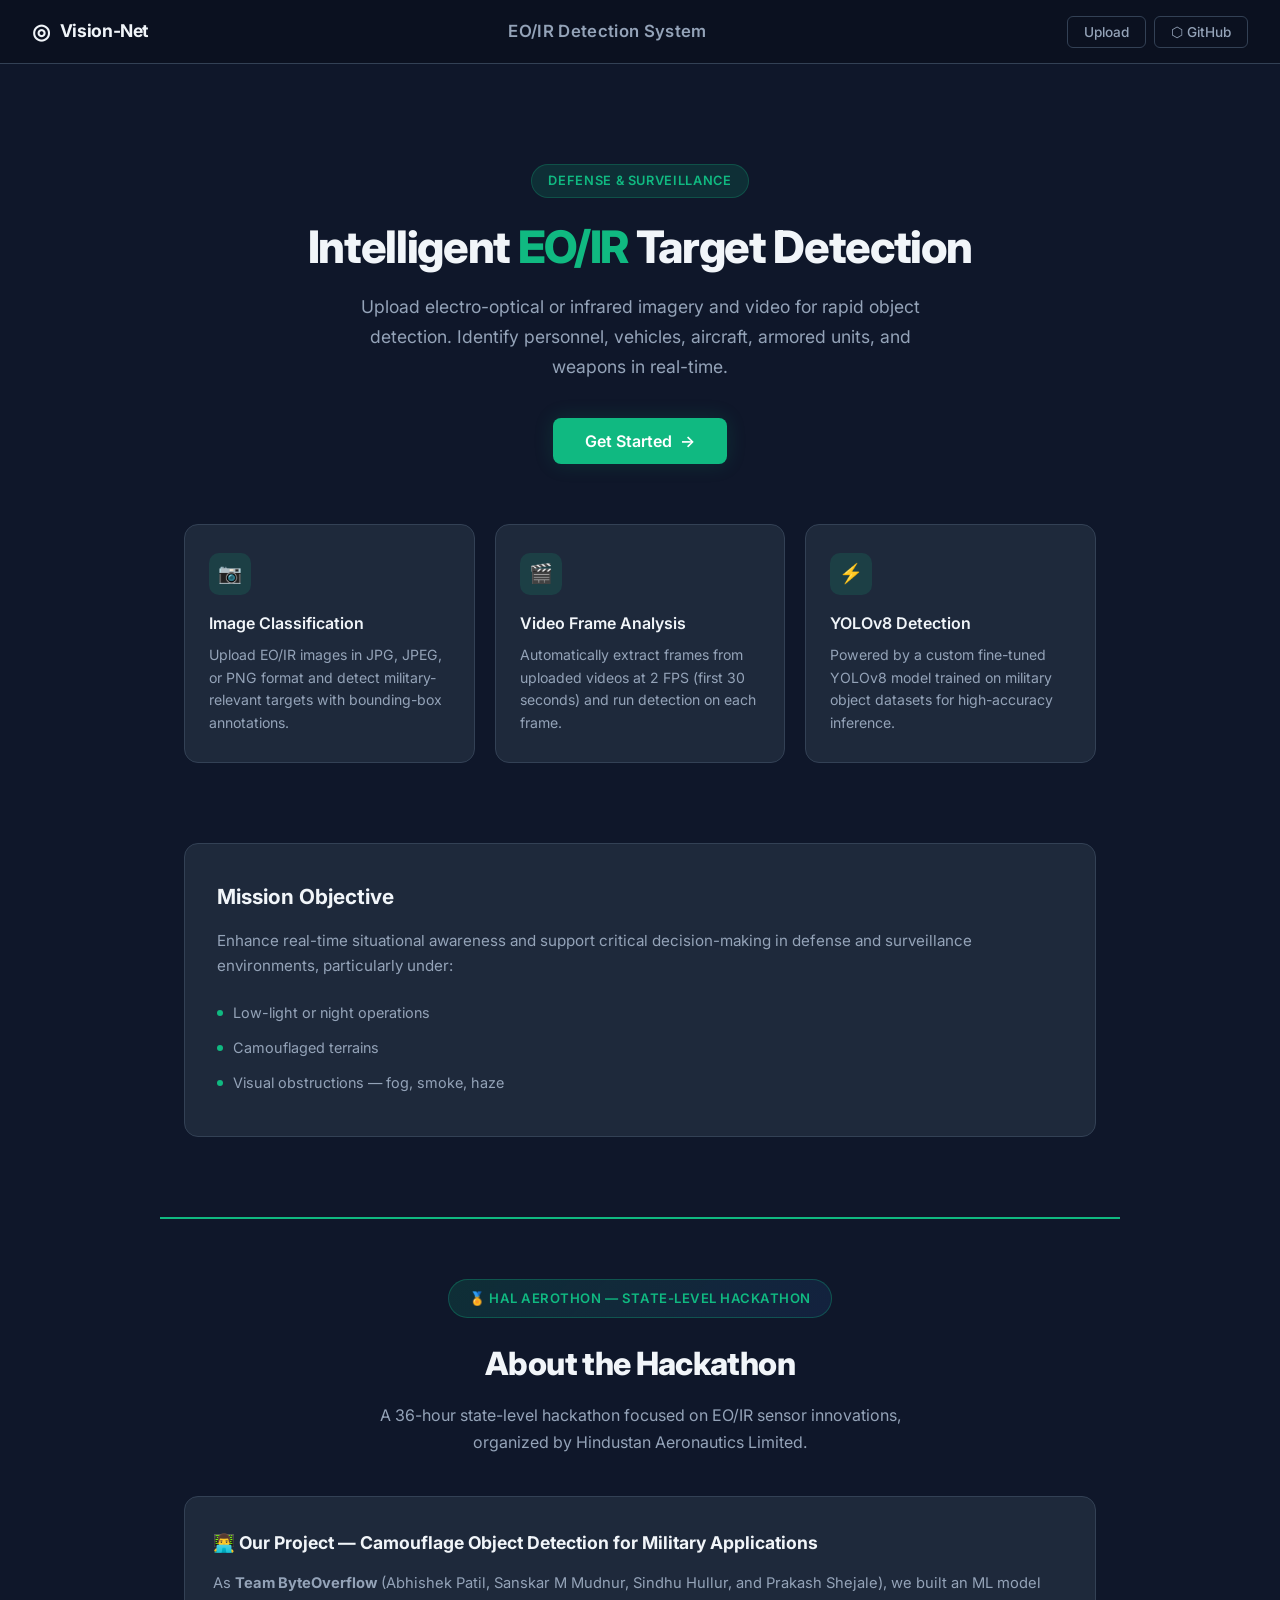
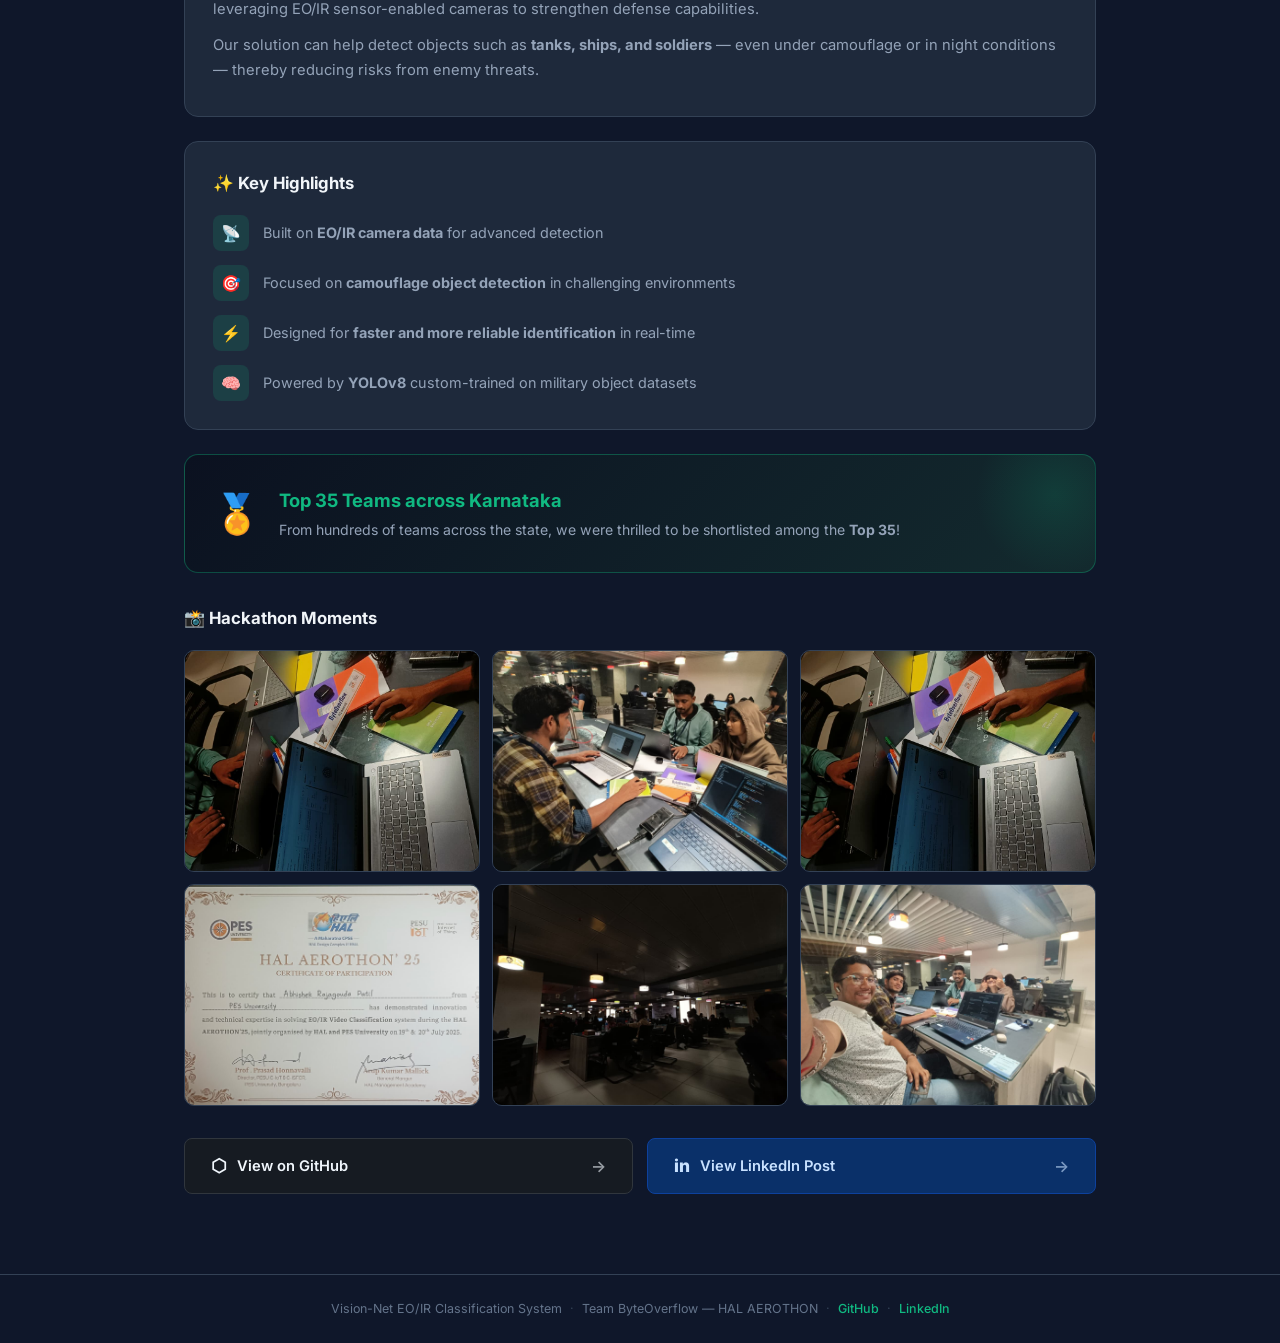
<file: templates/index.html>
<!DOCTYPE html>
<html lang="en">
<head>
  <meta charset="UTF-8" />
  <meta name="viewport" content="width=device-width, initial-scale=1.0" />
  <meta name="description" content="EO/IR Image & Video Classification for Military and Surveillance using YOLOv8 object detection." />
  <title>Vision-Net — EO/IR Classification</title>
  <link rel="stylesheet" href="/static/style.css" />
</head>
<body>

  <!-- Header -->
  <header class="site-header">
    <a href="/" class="header-logo">
      <span class="logo-icon">◎</span>
      <span>Vision-Net</span>
    </a>
    <span class="header-title">EO/IR Detection System</span>
    <nav class="header-nav">
      <button class="nav-btn" onclick="location.href='/upload'">Upload</button>
      <button class="nav-btn" onclick="window.open('https://github.com/AbhiPatil-02/Vision-net-ir-eo.git','_blank')">
        <span class="btn-icon">⬡</span> GitHub
      </button>
    </nav>
  </header>

  <div class="page-content">

    <!-- Hero -->
    <section class="hero">
      <div class="hero-badge">Defense &amp; Surveillance</div>
      <h1>Intelligent <span class="highlight">EO/IR</span> Target Detection</h1>
      <p class="hero-subtitle">
        Upload electro-optical or infrared imagery and video for rapid object detection.
        Identify personnel, vehicles, aircraft, armored units, and weapons in real-time.
      </p>
      <button class="cta-btn" onclick="location.href='/upload'">
        Get Started
        <span>→</span>
      </button>
    </section>

    <!-- Features -->
    <section class="features">
      <div class="feature-card">
        <div class="feature-icon">📷</div>
        <h3>Image Classification</h3>
        <p>Upload EO/IR images in JPG, JPEG, or PNG format and detect military-relevant targets with bounding-box annotations.</p>
      </div>
      <div class="feature-card">
        <div class="feature-icon">🎬</div>
        <h3>Video Frame Analysis</h3>
        <p>Automatically extract frames from uploaded videos at 2 FPS (first 30 seconds) and run detection on each frame.</p>
      </div>
      <div class="feature-card">
        <div class="feature-icon">⚡</div>
        <h3>YOLOv8 Detection</h3>
        <p>Powered by a custom fine-tuned YOLOv8 model trained on military object datasets for high-accuracy inference.</p>
      </div>
    </section>

    <!-- Objective -->
    <section class="objective-section">
      <div class="objective-card">
        <h2>Mission Objective</h2>
        <p>
          Enhance real-time situational awareness and support critical decision-making
          in defense and surveillance environments, particularly under:
        </p>
        <ul>
          <li>Low-light or night operations</li>
          <li>Camouflaged terrains</li>
          <li>Visual obstructions — fog, smoke, haze</li>
        </ul>
      </div>
    </section>

    <!-- ======================== HACKATHON SHOWCASE ======================== -->
    <section class="hackathon-section" id="hackathon">

      <div class="hackathon-header">
        <div class="hackathon-badge">🏅 HAL AEROTHON — State-Level Hackathon</div>
        <h2>About the <span class="highlight">Hackathon</span></h2>
        <p class="hackathon-tagline">
          A 36-hour state-level hackathon focused on EO/IR sensor innovations,
          organized by Hindustan Aeronautics Limited.
        </p>
      </div>

      <!-- Story -->
      <div class="hackathon-story">
        <div class="story-content">
          <h3>👨‍💻 Our Project — Camouflage Object Detection for Military Applications</h3>
          <p>
            As <strong>Team ByteOverflow</strong> (Abhishek Patil, Sanskar M Mudnur, Sindhu Hullur, and Prakash Shejale),
            we built an ML model leveraging EO/IR sensor-enabled cameras to strengthen defense capabilities.
          </p>
          <p>
            Our solution can help detect objects such as <strong>tanks, ships, and soldiers</strong> — even under
            camouflage or in night conditions — thereby reducing risks from enemy threats.
          </p>
        </div>
      </div>

      <!-- Highlights -->
      <div class="hackathon-highlights">
        <h3>✨ Key Highlights</h3>
        <ul>
          <li>
            <span class="hl-icon">📡</span>
            <span>Built on <strong>EO/IR camera data</strong> for advanced detection</span>
          </li>
          <li>
            <span class="hl-icon">🎯</span>
            <span>Focused on <strong>camouflage object detection</strong> in challenging environments</span>
          </li>
          <li>
            <span class="hl-icon">⚡</span>
            <span>Designed for <strong>faster and more reliable identification</strong> in real-time</span>
          </li>
          <li>
            <span class="hl-icon">🧠</span>
            <span>Powered by <strong>YOLOv8</strong> custom-trained on military object datasets</span>
          </li>
        </ul>
      </div>

      <!-- Achievement -->
      <div class="hackathon-achievement">
        <div class="achievement-glow"></div>
        <div class="achievement-content">
          <span class="achievement-medal">🏅</span>
          <div>
            <h3>Top 35 Teams across Karnataka</h3>
            <p>From hundreds of teams across the state, we were thrilled to be shortlisted among the <strong>Top 35</strong>!</p>
          </div>
        </div>
      </div>

      <!-- Image Gallery -->
      <div class="hackathon-gallery">
        <h3>📸 Hackathon Moments</h3>
        <div class="gallery-grid">
          <div class="gallery-item"><img src="/static/images/HAL_IMG1.jpg" alt="HAL Aerothon - Team at the venue" loading="lazy" /></div>
          <div class="gallery-item"><img src="/static/images/HAL_IMG2.jpg" alt="HAL Aerothon - Working on the project" loading="lazy" /></div>
          <div class="gallery-item"><img src="/static/images/HAL_IMG4.jpg" alt="HAL Aerothon - Presentation" loading="lazy" /></div>
          <div class="gallery-item"><img src="/static/images/HAL_IMG6.jpg" alt="HAL Aerothon - Team collaboration" loading="lazy" /></div>
          <div class="gallery-item"><img src="/static/images/HAL_IMG8.jpg" alt="HAL Aerothon - Demo session" loading="lazy" /></div>
          <div class="gallery-item"><img src="/static/images/HAL_IMG9.jpg" alt="HAL Aerothon - Achievement" loading="lazy" /></div>
        </div>
      </div>

      <!-- Links -->
      <div class="hackathon-links">
        <a href="https://github.com/AbhiPatil-02/Vision-net-ir-eo.git" target="_blank" rel="noopener noreferrer" class="link-btn link-github">
          <span class="link-icon">⬡</span>
          View on GitHub
          <span class="link-arrow">→</span>
        </a>
        <a href="https://www.linkedin.com/posts/abhishek-r-patil_hackathon-machinelearning-artificialintelligence-activity-7372242209074642944-FY49?utm_source=social_share_send&utm_medium=member_desktop_web&rcm=ACoAAFJR6-oBnZ8itDZ5kI7bXM2khrff_kY_bIg" target="_blank" rel="noopener noreferrer" class="link-btn link-linkedin">
          <span class="link-icon">in</span>
          View LinkedIn Post
          <span class="link-arrow">→</span>
        </a>
      </div>

    </section>

  </div>

  <footer class="site-footer">
    <div class="footer-content">
      <span>Vision-Net EO/IR Classification System</span>
      <span class="footer-sep">·</span>
      <span>Team ByteOverflow — HAL AEROTHON</span>
      <span class="footer-sep">·</span>
      <a href="https://github.com/AbhiPatil-02/Vision-net-ir-eo.git" target="_blank" rel="noopener noreferrer">GitHub</a>
      <span class="footer-sep">·</span>
      <a href="https://www.linkedin.com/posts/abhishek-r-patil_hackathon-machinelearning-artificialintelligence-activity-7372242209074642944-FY49?utm_source=social_share_send&utm_medium=member_desktop_web&rcm=ACoAAFJR6-oBnZ8itDZ5kI7bXM2khrff_kY_bIg" target="_blank" rel="noopener noreferrer">LinkedIn</a>
    </div>
  </footer>

</body>
</html>
</file>
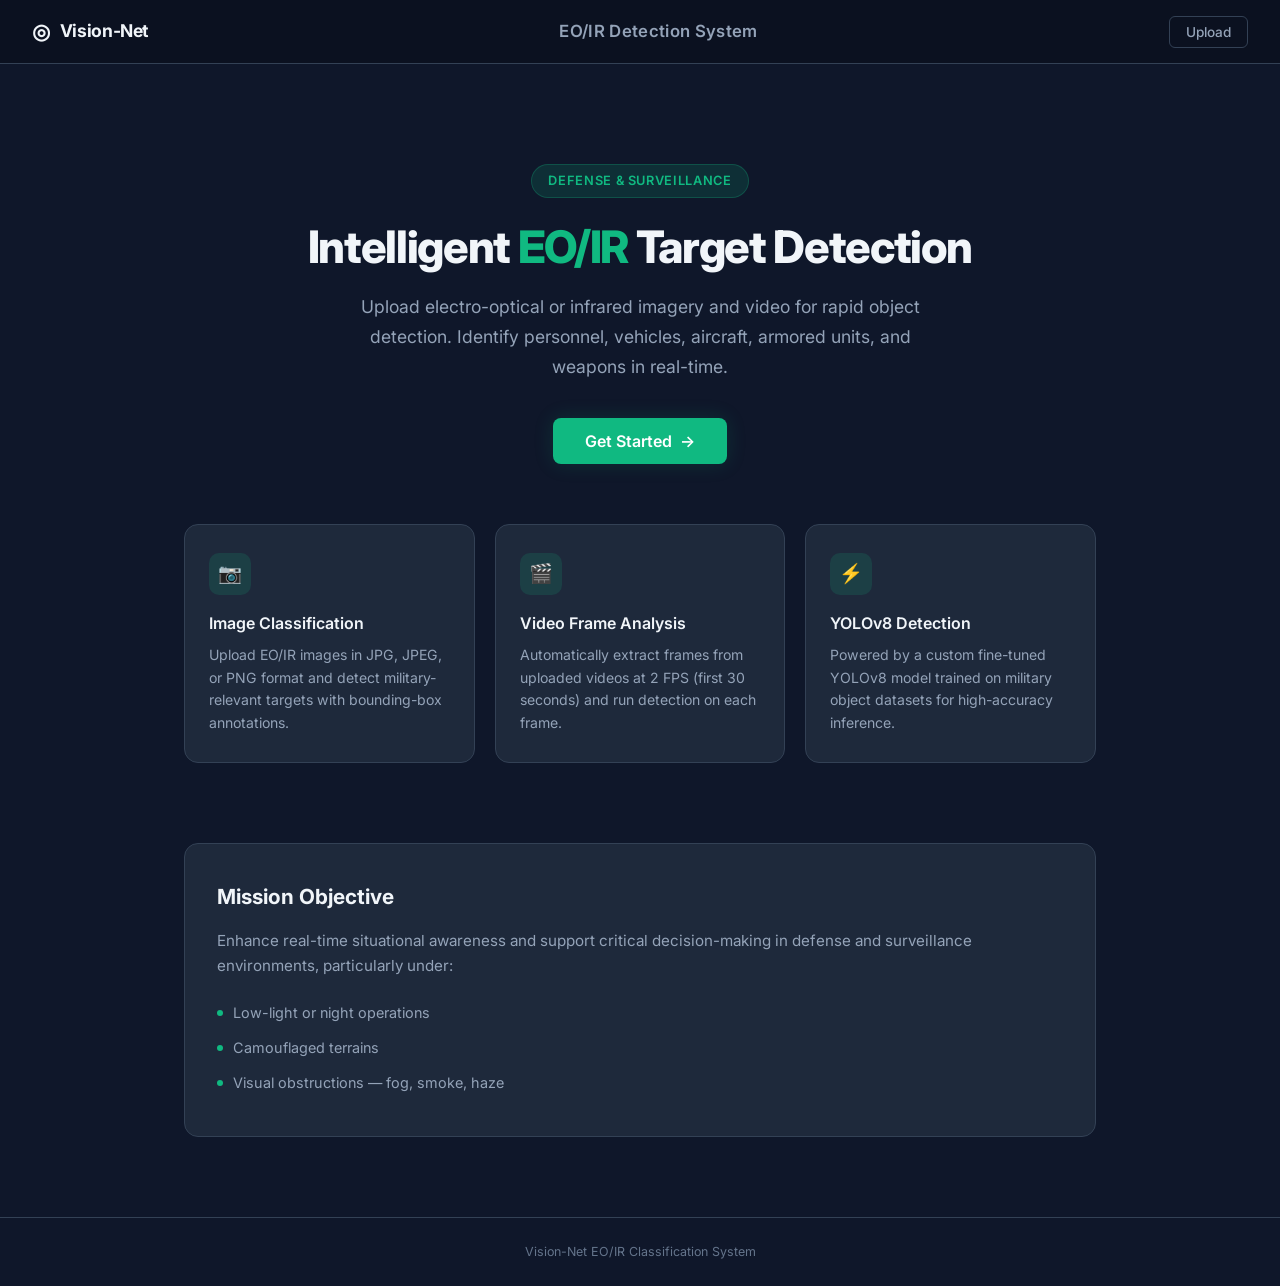
<file: test_index.html>
﻿<!DOCTYPE html>
<html lang="en">
<head>
  <meta charset="UTF-8" />
  <meta name="viewport" content="width=device-width, initial-scale=1.0" />
  <meta name="description" content="EO/IR Image & Video Classification for Military and Surveillance using YOLOv8 object detection." />
  <title>Vision-Net — EO/IR Classification</title>
  <link rel="stylesheet" href="/static/style.css" />
</head>
<body>

  <!-- Header -->
  <header class="site-header">
    <a href="/" class="header-logo">
      <span class="logo-icon">◎</span>
      <span>Vision-Net</span>
    </a>
    <span class="header-title">EO/IR Detection System</span>
    <nav class="header-nav">
      <button class="nav-btn" onclick="location.href='/upload'">Upload</button>
    </nav>
  </header>

  <div class="page-content">

    <!-- Hero -->
    <section class="hero">
      <div class="hero-badge">Defense &amp; Surveillance</div>
      <h1>Intelligent <span class="highlight">EO/IR</span> Target Detection</h1>
      <p class="hero-subtitle">
        Upload electro-optical or infrared imagery and video for rapid object detection.
        Identify personnel, vehicles, aircraft, armored units, and weapons in real-time.
      </p>
      <button class="cta-btn" onclick="location.href='/upload'">
        Get Started
        <span>→</span>
      </button>
    </section>

    <!-- Features -->
    <section class="features">
      <div class="feature-card">
        <div class="feature-icon">📷</div>
        <h3>Image Classification</h3>
        <p>Upload EO/IR images in JPG, JPEG, or PNG format and detect military-relevant targets with bounding-box annotations.</p>
      </div>
      <div class="feature-card">
        <div class="feature-icon">🎬</div>
        <h3>Video Frame Analysis</h3>
        <p>Automatically extract frames from uploaded videos at 2 FPS (first 30 seconds) and run detection on each frame.</p>
      </div>
      <div class="feature-card">
        <div class="feature-icon">⚡</div>
        <h3>YOLOv8 Detection</h3>
        <p>Powered by a custom fine-tuned YOLOv8 model trained on military object datasets for high-accuracy inference.</p>
      </div>
    </section>

    <!-- Objective -->
    <section class="objective-section">
      <div class="objective-card">
        <h2>Mission Objective</h2>
        <p>
          Enhance real-time situational awareness and support critical decision-making
          in defense and surveillance environments, particularly under:
        </p>
        <ul>
          <li>Low-light or night operations</li>
          <li>Camouflaged terrains</li>
          <li>Visual obstructions — fog, smoke, haze</li>
        </ul>
      </div>
    </section>

  </div>

  <footer class="site-footer">
    Vision-Net EO/IR Classification System
  </footer>

</body>
</html>
</file>
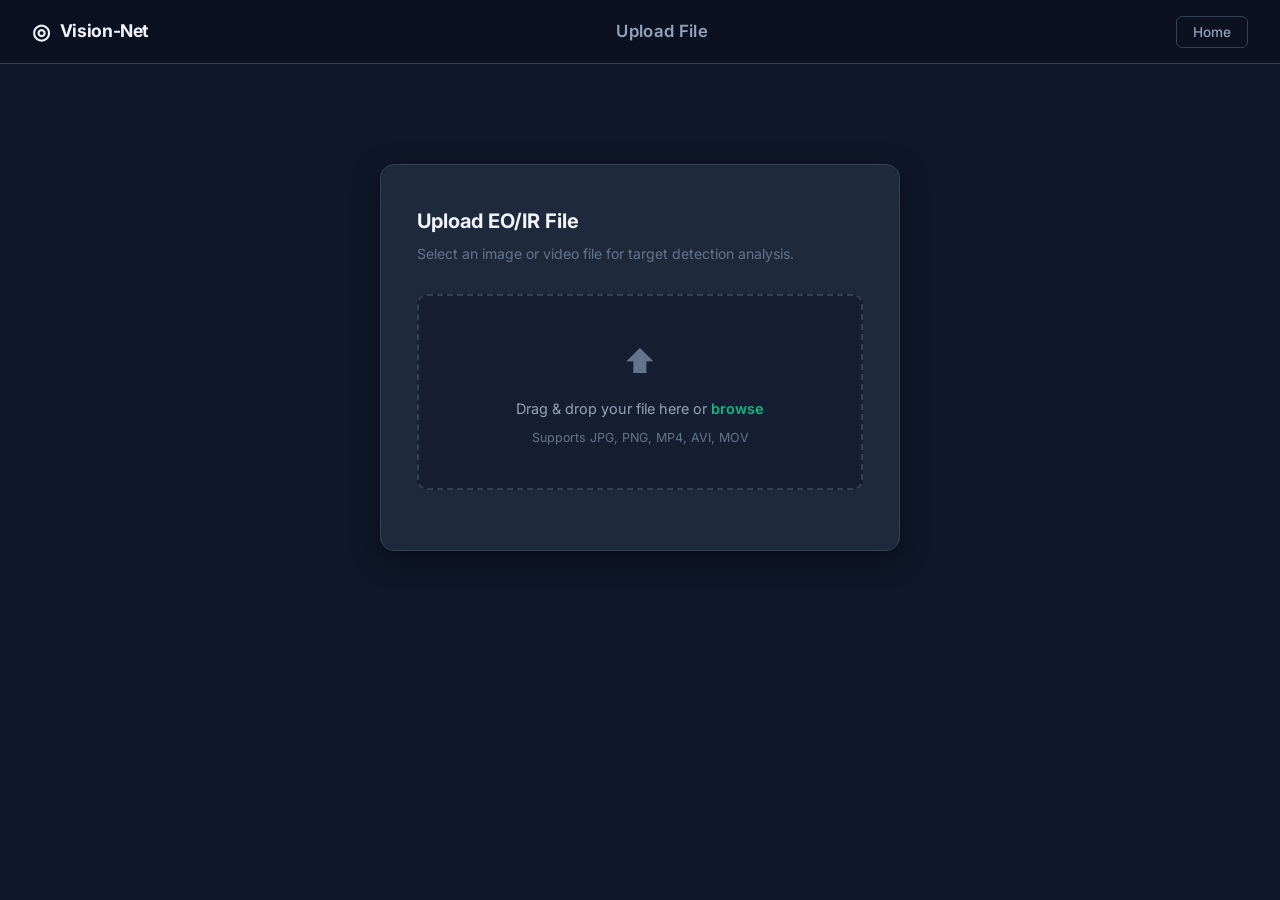
<file: test_upload.html>
﻿<!DOCTYPE html>
<html lang="en">
<head>
  <meta charset="UTF-8" />
  <meta name="viewport" content="width=device-width, initial-scale=1" />
  <title>Upload — Vision-Net</title>
  <link rel="stylesheet" href="/static/style.css" />
</head>
<body>

  <!-- Header -->
  <header class="site-header">
    <a href="/" class="header-logo">
      <span class="logo-icon">◎</span>
      <span>Vision-Net</span>
    </a>
    <span class="header-title">Upload File</span>
    <nav class="header-nav">
      <button class="nav-btn" onclick="location.href='/'">Home</button>
    </nav>
  </header>

  <div class="page-content">
    <div class="upload-wrapper">
      <form class="upload-card" id="uploadForm" action="/upload" method="POST" enctype="multipart/form-data">
        <h2>Upload EO/IR File</h2>
        <p class="upload-desc">Select an image or video file for target detection analysis.</p>

        <!-- Drop Zone -->
        <div class="drop-zone" id="dropZone">
          <span class="drop-zone-icon">⬆</span>
          <p class="drop-zone-text">Drag &amp; drop your file here or <span class="browse">browse</span></p>
          <p class="drop-zone-hint">Supports JPG, PNG, MP4, AVI, MOV</p>
        </div>

        <input type="file" name="file" id="fileInput" class="file-input-hidden" accept="image/*,video/*" required />

        <!-- Preview Area -->
        <div class="preview-area" id="previewArea">
          <p class="preview-label">Preview</p>
          <img id="imagePreview" class="preview-media" style="display:none;" alt="Image preview" />
          <video id="videoPreview" class="preview-media" controls muted style="display:none;"></video>
          <p class="file-name" id="fileName"></p>
        </div>

        <!-- Submit -->
        <button type="submit" class="submit-btn" id="submitBtn">Run Detection</button>
      </form>
    </div>
  </div>

  <script>
    const dropZone = document.getElementById('dropZone');
    const fileInput = document.getElementById('fileInput');
    const imagePreview = document.getElementById('imagePreview');
    const videoPreview = document.getElementById('videoPreview');
    const previewArea = document.getElementById('previewArea');
    const fileName = document.getElementById('fileName');
    const submitBtn = document.getElementById('submitBtn');
    const uploadForm = document.getElementById('uploadForm');

    // Click drop zone to browse
    dropZone.addEventListener('click', () => fileInput.click());

    // Drag & drop
    dropZone.addEventListener('dragover', (e) => {
      e.preventDefault();
      dropZone.classList.add('drag-over');
    });
    dropZone.addEventListener('dragleave', () => dropZone.classList.remove('drag-over'));
    dropZone.addEventListener('drop', (e) => {
      e.preventDefault();
      dropZone.classList.remove('drag-over');
      if (e.dataTransfer.files.length) {
        fileInput.files = e.dataTransfer.files;
        handleFile(e.dataTransfer.files[0]);
      }
    });

    // File selected
    fileInput.addEventListener('change', () => {
      if (fileInput.files[0]) handleFile(fileInput.files[0]);
    });

    function handleFile(file) {
      const blobURL = URL.createObjectURL(file);

      imagePreview.style.display = 'none';
      videoPreview.style.display = 'none';

      if (file.type.startsWith('image/')) {
        imagePreview.src = blobURL;
        imagePreview.style.display = 'block';
      } else if (file.type.startsWith('video/')) {
        videoPreview.src = blobURL;
        videoPreview.style.display = 'block';
        videoPreview.load();
      }

      const sizeMB = (file.size / 1024 / 1024).toFixed(1);
      fileName.textContent = `${file.name} (${sizeMB} MB)`;

      previewArea.classList.add('active');
      submitBtn.classList.add('visible');
      dropZone.style.display = 'none';
    }

    // Loading state on submit
    uploadForm.addEventListener('submit', () => {
      submitBtn.disabled = true;
      submitBtn.textContent = 'Processing… Please wait';
    });
  </script>

</body>
</html>
</file>
<file: static/style.css>
/* ================================================
   Vision-Net EO/IR — Professional Dark Theme
   ================================================ */

@import url('https://fonts.googleapis.com/css2?family=Inter:wght@400;500;600;700;800&display=swap');

/* ---------- Reset & Base ---------- */
*, *::before, *::after {
  margin: 0;
  padding: 0;
  box-sizing: border-box;
}

:root {
  --bg-primary: #0f172a;
  --bg-secondary: #1e293b;
  --bg-card: #1e293b;
  --bg-card-hover: #263348;
  --border-color: #334155;
  --text-primary: #f1f5f9;
  --text-secondary: #94a3b8;
  --text-muted: #64748b;
  --accent: #10b981;
  --accent-hover: #059669;
  --accent-glow: rgba(16, 185, 129, 0.15);
  --header-bg: #0b1120;
  --danger: #ef4444;
  --radius: 10px;
  --radius-lg: 14px;
  --shadow-sm: 0 1px 3px rgba(0,0,0,.3);
  --shadow-md: 0 4px 14px rgba(0,0,0,.35);
  --shadow-lg: 0 8px 28px rgba(0,0,0,.45);
  --transition: .25s ease;
}

html {
  scroll-behavior: smooth;
}

body {
  font-family: 'Inter', -apple-system, BlinkMacSystemFont, 'Segoe UI', sans-serif;
  background-color: var(--bg-primary);
  color: var(--text-primary);
  line-height: 1.6;
  -webkit-font-smoothing: antialiased;
  min-height: 100vh;
}

a {
  color: var(--accent);
  text-decoration: none;
}

/* ---------- Header ---------- */
.site-header {
  position: fixed;
  top: 0;
  left: 0;
  right: 0;
  height: 64px;
  background: var(--header-bg);
  border-bottom: 1px solid var(--border-color);
  display: flex;
  align-items: center;
  padding: 0 32px;
  z-index: 1000;
}

.header-logo {
  display: flex;
  align-items: center;
  gap: 10px;
  font-weight: 700;
  font-size: 1.1rem;
  color: var(--text-primary);
  letter-spacing: -0.02em;
  cursor: pointer;
  text-decoration: none;
}

.header-logo .logo-icon {
  font-size: 1.3rem;
}

.header-title {
  flex: 1;
  text-align: center;
  font-size: 1.05rem;
  font-weight: 600;
  color: var(--text-secondary);
  letter-spacing: 0.02em;
}

.header-nav {
  display: flex;
  gap: 8px;
}

.nav-btn {
  background: transparent;
  border: 1px solid var(--border-color);
  color: var(--text-secondary);
  padding: 7px 16px;
  border-radius: 6px;
  font-size: 0.85rem;
  font-weight: 500;
  font-family: inherit;
  cursor: pointer;
  transition: all var(--transition);
}

.nav-btn:hover {
  background: var(--bg-card);
  color: var(--text-primary);
  border-color: var(--text-muted);
}

/* ---------- Page Container ---------- */
.page-content {
  padding-top: 64px;
  min-height: 100vh;
}

/* =========================================
   LANDING PAGE
   ========================================= */
.hero {
  display: flex;
  flex-direction: column;
  align-items: center;
  justify-content: center;
  text-align: center;
  padding: 100px 24px 60px;
  max-width: 800px;
  margin: 0 auto;
}

.hero-badge {
  display: inline-flex;
  align-items: center;
  gap: 6px;
  background: var(--accent-glow);
  border: 1px solid rgba(16, 185, 129, 0.25);
  color: var(--accent);
  padding: 6px 16px;
  border-radius: 20px;
  font-size: 0.8rem;
  font-weight: 600;
  text-transform: uppercase;
  letter-spacing: 0.05em;
  margin-bottom: 24px;
}

.hero h1 {
  font-size: 2.8rem;
  font-weight: 800;
  line-height: 1.15;
  letter-spacing: -0.03em;
  color: var(--text-primary);
  margin-bottom: 18px;
}

.hero h1 .highlight {
  color: var(--accent);
}

.hero-subtitle {
  font-size: 1.1rem;
  color: var(--text-secondary);
  max-width: 580px;
  line-height: 1.7;
  margin-bottom: 36px;
}

.cta-btn {
  display: inline-flex;
  align-items: center;
  gap: 8px;
  background: var(--accent);
  color: #fff;
  padding: 13px 32px;
  border: none;
  border-radius: 8px;
  font-size: 1rem;
  font-weight: 600;
  font-family: inherit;
  cursor: pointer;
  transition: all var(--transition);
  box-shadow: 0 0 20px var(--accent-glow);
}

.cta-btn:hover {
  background: var(--accent-hover);
  transform: translateY(-2px);
  box-shadow: 0 4px 24px rgba(16, 185, 129, 0.3);
}

/* Features Grid */
.features {
  display: grid;
  grid-template-columns: repeat(auto-fit, minmax(260px, 1fr));
  gap: 20px;
  max-width: 960px;
  margin: 0 auto;
  padding: 0 24px 80px;
}

.feature-card {
  background: var(--bg-card);
  border: 1px solid var(--border-color);
  border-radius: var(--radius-lg);
  padding: 28px 24px;
  transition: all var(--transition);
}

.feature-card:hover {
  background: var(--bg-card-hover);
  border-color: var(--text-muted);
  transform: translateY(-3px);
  box-shadow: var(--shadow-md);
}

.feature-icon {
  width: 42px;
  height: 42px;
  background: var(--accent-glow);
  border-radius: 10px;
  display: flex;
  align-items: center;
  justify-content: center;
  font-size: 1.2rem;
  margin-bottom: 16px;
}

.feature-card h3 {
  font-size: 1rem;
  font-weight: 600;
  margin-bottom: 8px;
  color: var(--text-primary);
}

.feature-card p {
  font-size: 0.88rem;
  color: var(--text-secondary);
  line-height: 1.6;
}

/* Objective section */
.objective-section {
  max-width: 960px;
  margin: 0 auto;
  padding: 0 24px 80px;
}

.objective-card {
  background: var(--bg-card);
  border: 1px solid var(--border-color);
  border-radius: var(--radius-lg);
  padding: 36px 32px;
}

.objective-card h2 {
  font-size: 1.3rem;
  font-weight: 700;
  margin-bottom: 14px;
  color: var(--text-primary);
}

.objective-card p {
  font-size: 0.95rem;
  color: var(--text-secondary);
  line-height: 1.7;
  margin-bottom: 16px;
}

.objective-card ul {
  list-style: none;
  padding: 0;
}

.objective-card li {
  padding: 6px 0;
  font-size: 0.9rem;
  color: var(--text-secondary);
  display: flex;
  align-items: center;
  gap: 10px;
}

.objective-card li::before {
  content: '';
  width: 6px;
  height: 6px;
  background: var(--accent);
  border-radius: 50%;
  flex-shrink: 0;
}

/* =========================================
   UPLOAD PAGE
   ========================================= */
.upload-wrapper {
  display: flex;
  align-items: flex-start;
  justify-content: center;
  padding: 100px 24px 60px;
  min-height: calc(100vh - 64px);
}

.upload-card {
  background: var(--bg-card);
  border: 1px solid var(--border-color);
  border-radius: var(--radius-lg);
  padding: 40px 36px;
  width: 100%;
  max-width: 520px;
  box-shadow: var(--shadow-lg);
}

.upload-card h2 {
  font-size: 1.25rem;
  font-weight: 700;
  margin-bottom: 6px;
  color: var(--text-primary);
}

.upload-card .upload-desc {
  font-size: 0.88rem;
  color: var(--text-muted);
  margin-bottom: 28px;
}

.drop-zone {
  border: 2px dashed var(--border-color);
  border-radius: var(--radius);
  padding: 40px 24px;
  text-align: center;
  cursor: pointer;
  transition: all var(--transition);
  margin-bottom: 20px;
  background: rgba(15, 23, 42, 0.5);
}

.drop-zone:hover,
.drop-zone.drag-over {
  border-color: var(--accent);
  background: var(--accent-glow);
}

.drop-zone-icon {
  font-size: 2rem;
  margin-bottom: 10px;
  display: block;
  color: var(--text-muted);
}

.drop-zone-text {
  font-size: 0.9rem;
  color: var(--text-secondary);
}

.drop-zone-text .browse {
  color: var(--accent);
  font-weight: 600;
  cursor: pointer;
}

.drop-zone-hint {
  font-size: 0.78rem;
  color: var(--text-muted);
  margin-top: 8px;
}

.file-input-hidden {
  display: none;
}

/* Preview */
.preview-area {
  display: none;
  margin-bottom: 20px;
}

.preview-area.active {
  display: block;
}

.preview-label {
  font-size: 0.78rem;
  font-weight: 600;
  color: var(--text-muted);
  text-transform: uppercase;
  letter-spacing: 0.05em;
  margin-bottom: 10px;
}

.preview-media {
  width: 100%;
  max-height: 300px;
  object-fit: contain;
  border-radius: var(--radius);
  border: 1px solid var(--border-color);
  background: var(--bg-primary);
}

.file-name {
  font-size: 0.82rem;
  color: var(--text-secondary);
  margin-top: 8px;
  display: flex;
  align-items: center;
  gap: 6px;
}

/* Submit button */
.submit-btn {
  display: none;
  width: 100%;
  padding: 13px;
  background: var(--accent);
  color: #fff;
  border: none;
  border-radius: 8px;
  font-size: 0.95rem;
  font-weight: 600;
  font-family: inherit;
  cursor: pointer;
  transition: all var(--transition);
}

.submit-btn.visible {
  display: block;
}

.submit-btn:hover {
  background: var(--accent-hover);
}

.submit-btn:disabled {
  background: var(--text-muted);
  cursor: not-allowed;
}

/* =========================================
   RESULTS PAGE
   ========================================= */
.results-wrapper {
  padding: 88px 24px 60px;
  max-width: 1280px;
  margin: 0 auto;
}

.results-header {
  display: flex;
  align-items: center;
  justify-content: space-between;
  margin-bottom: 28px;
  flex-wrap: wrap;
  gap: 12px;
}

.results-header h2 {
  font-size: 1.3rem;
  font-weight: 700;
  color: var(--text-primary);
}

.results-count {
  font-size: 0.85rem;
  color: var(--text-muted);
  background: var(--bg-card);
  border: 1px solid var(--border-color);
  padding: 5px 14px;
  border-radius: 20px;
}

.results-grid {
  display: grid;
  grid-template-columns: repeat(auto-fill, minmax(280px, 1fr));
  gap: 16px;
}

.result-card {
  background: var(--bg-card);
  border: 1px solid var(--border-color);
  border-radius: var(--radius);
  overflow: hidden;
  transition: all var(--transition);
}

.result-card:hover {
  border-color: var(--text-muted);
  transform: translateY(-3px);
  box-shadow: var(--shadow-md);
}

.result-card img {
  width: 100%;
  height: auto;
  display: block;
}

.result-card-footer {
  padding: 10px 14px;
  font-size: 0.78rem;
  color: var(--text-muted);
  border-top: 1px solid var(--border-color);
}

/* No results */
.no-results {
  text-align: center;
  padding: 80px 24px;
  color: var(--text-muted);
}

.no-results-icon {
  font-size: 2.5rem;
  margin-bottom: 14px;
  display: block;
}

.no-results p {
  font-size: 1rem;
}

/* ---------- Footer ---------- */
.site-footer {
  text-align: center;
  padding: 24px;
  font-size: 0.78rem;
  color: var(--text-muted);
  border-top: 1px solid var(--border-color);
}

.footer-content {
  display: flex;
  align-items: center;
  justify-content: center;
  flex-wrap: wrap;
  gap: 6px;
}

.footer-sep {
  color: var(--border-color);
  margin: 0 2px;
}

.footer-content a {
  color: var(--accent);
  font-weight: 500;
  transition: color var(--transition);
}

.footer-content a:hover {
  color: var(--accent-hover);
}

/* =========================================
   HACKATHON SHOWCASE SECTION
   ========================================= */
.hackathon-section {
  max-width: 960px;
  margin: 0 auto;
  padding: 0 24px 80px;
  border-top: 2px solid var(--accent);
}

.hackathon-header {
  text-align: center;
  padding-top: 60px;
  margin-bottom: 40px;
}

.hackathon-badge {
  display: inline-flex;
  align-items: center;
  gap: 6px;
  background: linear-gradient(135deg, rgba(16, 185, 129, 0.15), rgba(59, 130, 246, 0.1));
  border: 1px solid rgba(16, 185, 129, 0.3);
  color: var(--accent);
  padding: 8px 20px;
  border-radius: 24px;
  font-size: 0.82rem;
  font-weight: 600;
  text-transform: uppercase;
  letter-spacing: 0.04em;
  margin-bottom: 20px;
}

.hackathon-header h2 {
  font-size: 2rem;
  font-weight: 800;
  color: var(--text-primary);
  margin-bottom: 12px;
  letter-spacing: -0.02em;
}

.hackathon-tagline {
  font-size: 1rem;
  color: var(--text-secondary);
  max-width: 560px;
  margin: 0 auto;
  line-height: 1.7;
}

/* Story */
.hackathon-story {
  background: var(--bg-card);
  border: 1px solid var(--border-color);
  border-radius: var(--radius-lg);
  padding: 32px 28px;
  margin-bottom: 24px;
  transition: border-color var(--transition);
}

.hackathon-story:hover {
  border-color: var(--text-muted);
}

.story-content h3 {
  font-size: 1.1rem;
  font-weight: 700;
  color: var(--text-primary);
  margin-bottom: 14px;
}

.story-content p {
  font-size: 0.92rem;
  color: var(--text-secondary);
  line-height: 1.75;
  margin-bottom: 10px;
}

.story-content p:last-child {
  margin-bottom: 0;
}

/* Highlights */
.hackathon-highlights {
  background: var(--bg-card);
  border: 1px solid var(--border-color);
  border-radius: var(--radius-lg);
  padding: 28px 28px;
  margin-bottom: 24px;
}

.hackathon-highlights h3 {
  font-size: 1.05rem;
  font-weight: 700;
  color: var(--text-primary);
  margin-bottom: 18px;
}

.hackathon-highlights ul {
  list-style: none;
  padding: 0;
  display: flex;
  flex-direction: column;
  gap: 14px;
}

.hackathon-highlights li {
  display: flex;
  align-items: center;
  gap: 14px;
  font-size: 0.9rem;
  color: var(--text-secondary);
  line-height: 1.5;
}

.hl-icon {
  width: 36px;
  height: 36px;
  background: var(--accent-glow);
  border-radius: 8px;
  display: flex;
  align-items: center;
  justify-content: center;
  font-size: 1rem;
  flex-shrink: 0;
}

/* Achievement */
.hackathon-achievement {
  position: relative;
  background: linear-gradient(135deg, #0b1120 0%, #132a2e 100%);
  border: 1px solid rgba(16, 185, 129, 0.35);
  border-radius: var(--radius-lg);
  padding: 28px 28px;
  margin-bottom: 32px;
  overflow: hidden;
}

.achievement-glow {
  position: absolute;
  top: -40px;
  right: -40px;
  width: 160px;
  height: 160px;
  background: radial-gradient(circle, rgba(16, 185, 129, 0.15) 0%, transparent 70%);
  pointer-events: none;
}

.achievement-content {
  position: relative;
  display: flex;
  align-items: center;
  gap: 18px;
}

.achievement-medal {
  font-size: 2.4rem;
  flex-shrink: 0;
}

.achievement-content h3 {
  font-size: 1.15rem;
  font-weight: 700;
  color: var(--accent);
  margin-bottom: 4px;
}

.achievement-content p {
  font-size: 0.88rem;
  color: var(--text-secondary);
  line-height: 1.6;
}

/* Gallery */
.hackathon-gallery {
  margin-bottom: 32px;
}

.hackathon-gallery h3 {
  font-size: 1.05rem;
  font-weight: 700;
  color: var(--text-primary);
  margin-bottom: 18px;
}

.gallery-grid {
  display: grid;
  grid-template-columns: repeat(3, 1fr);
  gap: 12px;
}

.gallery-item {
  border-radius: var(--radius);
  overflow: hidden;
  border: 1px solid var(--border-color);
  transition: all 0.3s ease;
  cursor: pointer;
  aspect-ratio: 4 / 3;
}

.gallery-item:hover {
  border-color: var(--accent);
  transform: translateY(-4px);
  box-shadow: 0 8px 30px rgba(16, 185, 129, 0.2);
}

.gallery-item img {
  width: 100%;
  height: 100%;
  object-fit: cover;
  display: block;
  transition: transform 0.4s ease;
}

.gallery-item:hover img {
  transform: scale(1.05);
}

/* Links */
.hackathon-links {
  display: flex;
  gap: 14px;
  flex-wrap: wrap;
}

.link-btn {
  display: inline-flex;
  align-items: center;
  gap: 10px;
  padding: 13px 26px;
  border-radius: 8px;
  font-size: 0.92rem;
  font-weight: 600;
  text-decoration: none;
  transition: all var(--transition);
  flex: 1;
  justify-content: center;
  min-width: 200px;
}

.link-icon {
  font-size: 1.1rem;
  font-weight: 800;
}

.link-arrow {
  margin-left: auto;
  font-size: 1rem;
  opacity: 0.6;
  transition: opacity var(--transition), transform var(--transition);
}

.link-btn:hover .link-arrow {
  opacity: 1;
  transform: translateX(3px);
}

.link-github {
  background: #161b22;
  color: #f0f6fc;
  border: 1px solid #30363d;
}

.link-github:hover {
  background: #1c2128;
  border-color: #484f58;
  transform: translateY(-2px);
  box-shadow: 0 4px 20px rgba(0, 0, 0, 0.4);
}

.link-linkedin {
  background: #0a3069;
  color: #c8e1ff;
  border: 1px solid #0d419d;
}

.link-linkedin:hover {
  background: #0d419d;
  border-color: #388bfd;
  transform: translateY(-2px);
  box-shadow: 0 4px 20px rgba(56, 139, 253, 0.2);
}

/* ---------- Utilities ---------- */
.sr-only {
  position: absolute;
  width: 1px;
  height: 1px;
  overflow: hidden;
  clip: rect(0,0,0,0);
  white-space: nowrap;
  border: 0;
}

/* ---------- Responsive ---------- */
@media (max-width: 640px) {
  .hero h1 {
    font-size: 2rem;
  }

  .hero-subtitle {
    font-size: 0.95rem;
  }

  .features {
    grid-template-columns: 1fr;
  }

  .upload-card {
    padding: 28px 20px;
  }

  .site-header {
    padding: 0 16px;
  }

  .results-grid {
    grid-template-columns: 1fr;
  }

  .gallery-grid {
    grid-template-columns: repeat(2, 1fr);
  }

  .hackathon-header h2 {
    font-size: 1.5rem;
  }

  .hackathon-links {
    flex-direction: column;
  }

  .link-btn {
    min-width: unset;
  }

  .footer-content {
    flex-direction: column;
    gap: 4px;
  }

  .footer-sep {
    display: none;
  }
}
</file>
